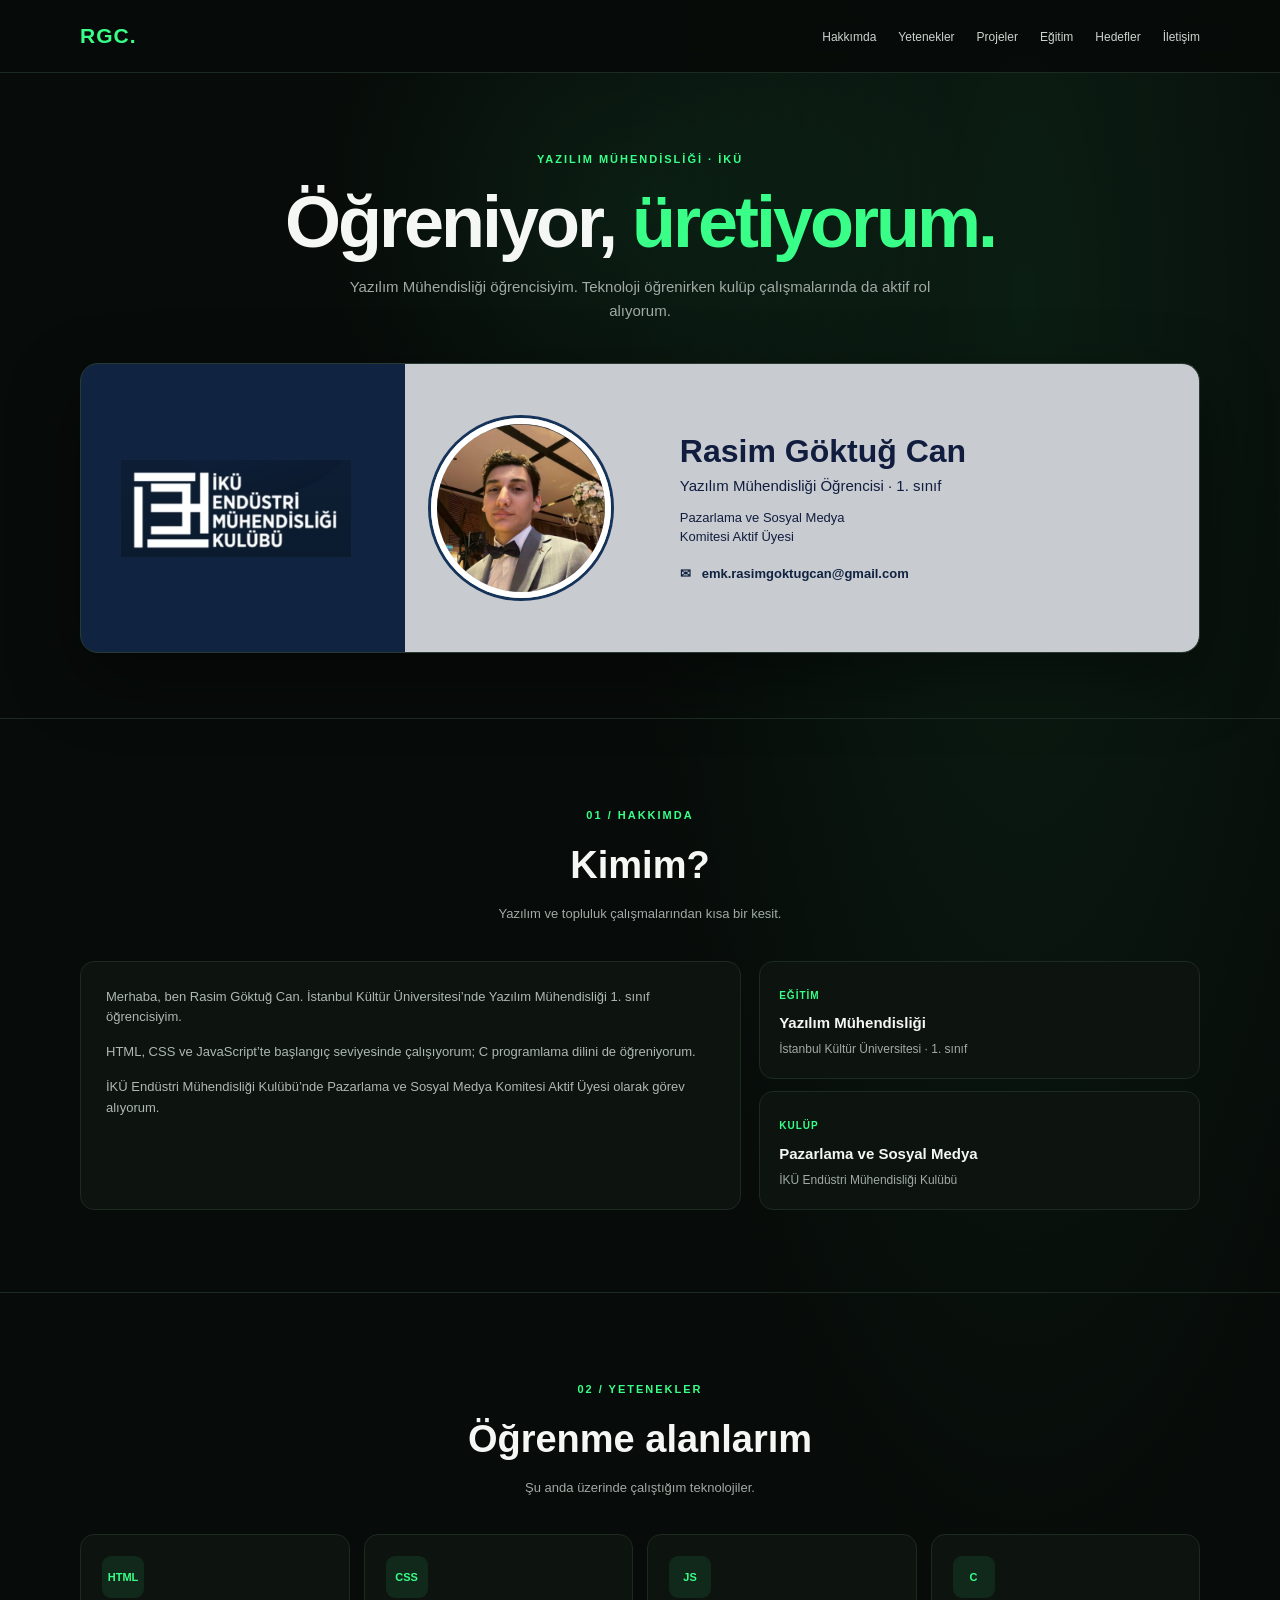
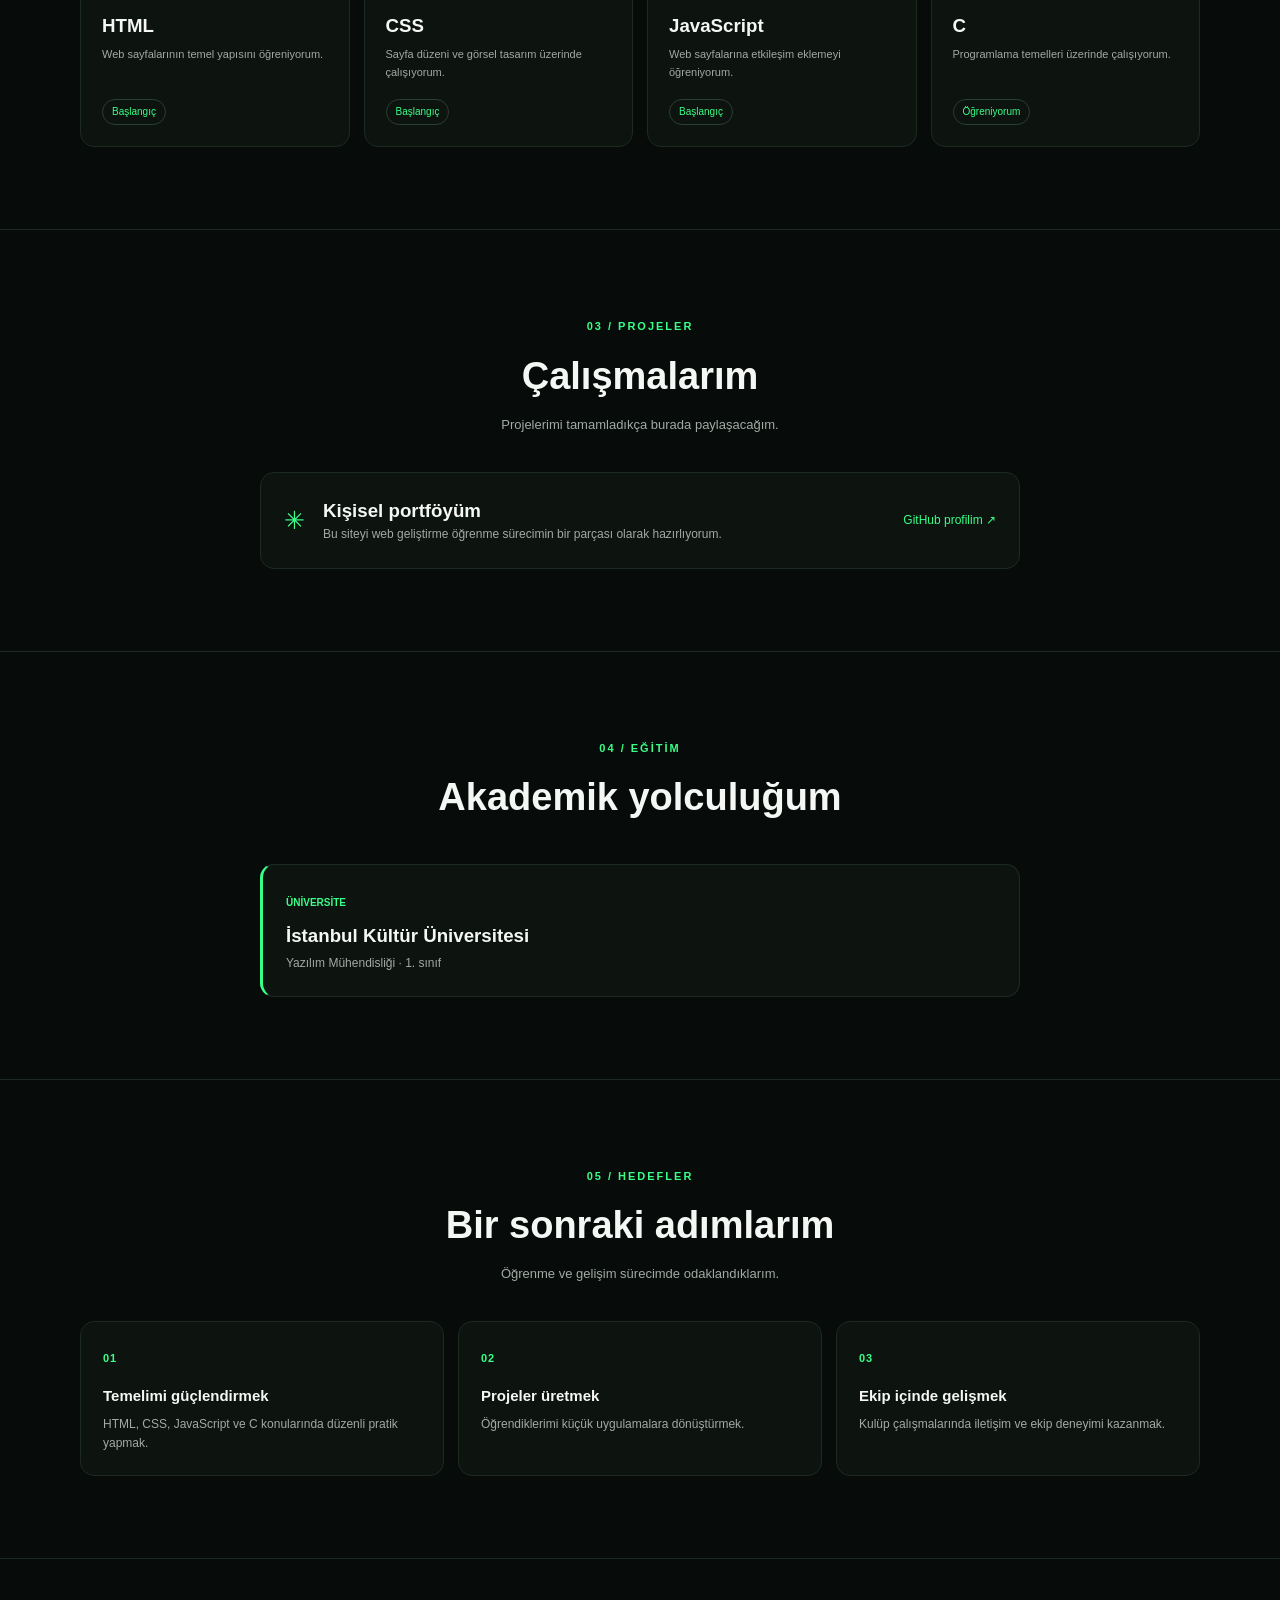
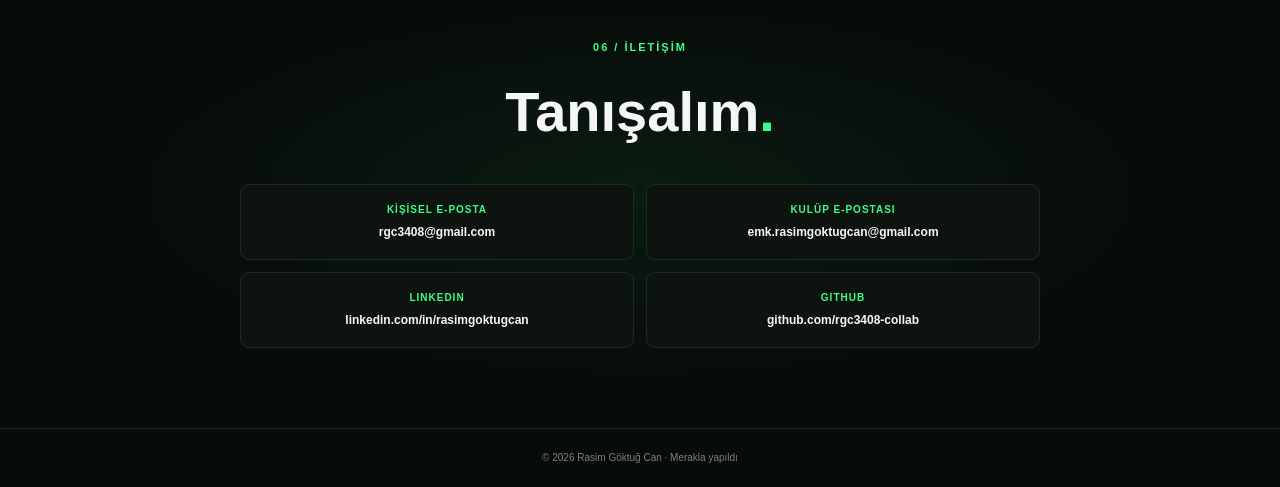
<file: index.html>
<!DOCTYPE html>
<html lang="tr">
<head>
  <meta charset="UTF-8">
  <meta name="viewport" content="width=device-width, initial-scale=1">
  <meta name="description" content="Rasim Göktuğ Can'ın kişisel portföyü">
  <title>Rasim Göktuğ Can | Portföy</title>

  <style>
    :root {
      --bg: #070b09;
      --panel: #0d130f;
      --green: #39ff88;
      --text: #f5f7f5;
      --muted: #a1aaa4;
      --line: #1d2a22;
    }

    * {
      box-sizing: border-box;
      margin: 0;
      padding: 0;
    }

    html {
      scroll-behavior: smooth;
      scroll-padding-top: 85px;
    }

    body {
      background:
        radial-gradient(ellipse at 80% 8%, #39ff8814, transparent 28%),
        var(--bg);
      color: var(--text);
      font-family: Arial, Helvetica, sans-serif;
      line-height: 1.6;
    }

    a {
      color: inherit;
      text-decoration: none;
    }

    .container {
      width: min(1120px, 90%);
      margin-inline: auto;
    }

    /* Üst menü */
    .navbar {
      position: sticky;
      top: 0;
      z-index: 10;
      border-bottom: 1px solid var(--line);
      background: #070b09ed;
      backdrop-filter: blur(12px);
    }

    .nav-inner {
      width: min(1120px, 90%);
      min-height: 72px;
      margin: auto;
      display: flex;
      align-items: center;
      justify-content: space-between;
      gap: 24px;
    }

    .logo {
      color: var(--green);
      font-size: 21px;
      font-weight: 800;
      letter-spacing: 1px;
    }

    .nav-links {
      display: flex;
      align-items: center;
      gap: 22px;
      list-style: none;
    }

    .nav-links a {
      color: #cbd3ce;
      font-size: 12px;
      transition: color 0.2s;
    }

    .nav-links a:hover,
    .nav-links a:focus-visible {
      color: var(--green);
    }

    .menu-toggle {
      display: none;
      padding: 7px 10px;
      border: 1px solid var(--line);
      border-radius: 6px;
      background: transparent;
      color: var(--text);
      font-size: 20px;
      cursor: pointer;
    }

    /* Giriş alanı */
    .hero {
      padding: 78px 0 65px;
      background: radial-gradient(circle at 50% 20%, #39ff8814, transparent 40%);
    }

    .hero-intro {
      max-width: 760px;
      margin: 0 auto 40px;
      text-align: center;
    }

    .eyebrow,
    .section-label {
      color: var(--green);
      font-size: 11px;
      font-weight: bold;
      letter-spacing: 2px;
    }

    .hero h1 {
      margin: 16px 0;
      font-size: clamp(42px, 7vw, 72px);
      line-height: 1.04;
      letter-spacing: -3px;
    }

    .hero h1 span {
      color: var(--green);
    }

    .hero-intro > p:last-child {
      max-width: 610px;
      margin: auto;
      color: var(--muted);
      font-size: 15px;
    }

    /* Kulüp kartı */
    .identity-card {
      min-height: 290px;
      display: grid;
      grid-template-columns: 0.8fr 0.85fr 1.55fr;
      align-items: center;
      gap: 24px;
      padding: 28px;
      overflow: hidden;
      border: 1px solid #293b31;
      border-radius: 18px;
      background: linear-gradient(90deg, #102341 0 29%, #c8cbd0 29% 100%);
      color: #101d3e;
      box-shadow: 0 25px 70px #0006;
    }

    .club-brand {
      display: flex;
      justify-content: center;
      align-items: center;
    }

    .club-logo {
      display: block;
      width: 100%;
      max-width: 230px;
      height: auto;
    }

    .identity-photo {
      width: 180px;
      height: 180px;
      justify-self: center;
      overflow: hidden;
      border: 6px solid white;
      border-radius: 50%;
      box-shadow: 0 0 0 3px #16345a;
    }

    .identity-photo img {
      width: 100%;
      height: 100%;
      display: block;
      object-fit: cover;
    }

    .identity-info h2 {
      margin-bottom: 4px;
      font-size: clamp(21px, 3vw, 32px);
      line-height: 1.2;
    }

    .identity-info p {
      margin: 5px 0;
      line-height: 1.5;
    }

    .identity-info .field {
      font-size: 15px;
    }

    .identity-info .club-role {
      margin-top: 10px;
      font-size: 13px;
    }

    .identity-info .club-email {
      display: inline-block;
      margin-top: 12px;
      color: #102341;
      font-size: 13px;
      font-weight: bold;
      overflow-wrap: anywhere;
    }

    /* Genel bölüm başlıkları */
    .content-section {
      padding: 82px 0;
      border-top: 1px solid var(--line);
    }

    .section-heading {
      margin-bottom: 36px;
      text-align: center;
    }

    .section-heading h2 {
      margin: 8px 0;
      font-size: clamp(29px, 4vw, 38px);
    }

    .section-heading p {
      color: var(--muted);
      font-size: 13px;
    }

    /* Hakkımda */
    .about-grid {
      display: grid;
      grid-template-columns: 1.2fr 0.8fr;
      gap: 18px;
    }

    .about-box,
    .info-card,
    .skill-card,
    .project-card,
    .goal-card,
    .education-card {
      border: 1px solid var(--line);
      border-radius: 14px;
      background: var(--panel);
    }

    .about-box {
      padding: 25px;
    }

    .about-box p {
      margin-bottom: 14px;
      color: #aeb8b1;
      font-size: 13px;
    }

    .about-box p:last-child {
      margin-bottom: 0;
    }

    .about-side {
      display: flex;
      flex-direction: column;
      gap: 12px;
    }

    .info-card {
      padding: 19px;
    }

    .info-card span {
      color: var(--green);
      font-size: 10px;
      font-weight: bold;
      letter-spacing: 1px;
    }

    .info-card h3 {
      margin: 5px 0;
      font-size: 15px;
    }

    .info-card p {
      color: var(--muted);
      font-size: 12px;
    }

    /* Beceriler */
    .skills-grid {
      display: grid;
      grid-template-columns: repeat(4, 1fr);
      gap: 14px;
    }

    .skill-card {
      padding: 21px;
      transition: transform 0.2s, border-color 0.2s;
    }

    .skill-card:hover,
    .project-card:hover,
    .goal-card:hover {
      transform: translateY(-4px);
      border-color: var(--green);
    }

    .skill-icon {
      width: 42px;
      height: 42px;
      margin-bottom: 13px;
      display: grid;
      place-items: center;
      border-radius: 9px;
      background: #39ff8818;
      color: var(--green);
      font-size: 11px;
      font-weight: bold;
    }

    .skill-card p {
      min-height: 40px;
      margin-top: 5px;
      color: var(--muted);
      font-size: 11px;
    }

    .skill-status {
      display: inline-block;
      margin-top: 13px;
      padding: 4px 9px;
      border: 1px solid #284033;
      border-radius: 20px;
      color: var(--green);
      font-size: 10px;
    }

    /* Projeler */
    .project-card {
      max-width: 760px;
      margin: auto;
      padding: 23px;
      display: flex;
      align-items: center;
      gap: 18px;
      transition: transform 0.2s, border-color 0.2s;
    }

    .project-symbol {
      color: var(--green);
      font-size: 25px;
    }

    .project-card p {
      color: var(--muted);
      font-size: 12px;
    }

    .project-card a {
      flex-shrink: 0;
      margin-left: auto;
      color: var(--green);
      font-size: 12px;
    }

    /* Hedefler */
    .goals-grid {
      display: grid;
      grid-template-columns: repeat(3, 1fr);
      gap: 14px;
    }

    .goal-card {
      padding: 22px;
      transition: transform 0.2s, border-color 0.2s;
    }

    .goal-number {
      color: var(--green);
      font-size: 11px;
      font-weight: bold;
      letter-spacing: 1px;
    }

    .goal-card h3 {
      margin: 14px 0 7px;
      font-size: 15px;
    }

    .goal-card p {
      color: var(--muted);
      font-size: 12px;
    }

    /* Eğitim */
    .education-card {
      max-width: 760px;
      margin: auto;
      padding: 23px;
      border-left: 3px solid var(--green);
    }

    .education-card span {
      color: var(--green);
      font-size: 10px;
      font-weight: bold;
    }

    .education-card h3 {
      margin: 7px 0 3px;
    }

    .education-card p {
      color: var(--muted);
      font-size: 12px;
    }

    /* İletişim */
    .contact {
      padding: 80px 20px;
      text-align: center;
      border-top: 1px solid var(--line);
      background: radial-gradient(ellipse at center, #39ff8812, transparent 60%);
    }

    .contact h2 {
      margin: 10px 0 22px;
      font-size: clamp(36px, 6vw, 56px);
    }

    .button {
      display: inline-block;
      padding: 11px 17px;
      border: 1px solid var(--green);
      border-radius: 7px;
      color: var(--green);
      font-size: 12px;
      font-weight: bold;
      transition: 0.2s;
    }

    .button.primary {
      background: var(--green);
      color: #061009;
    }

    .button:hover {
      transform: translateY(-3px);
      box-shadow: 0 10px 28px #39ff8830;
    }

    .contact-grid {
      max-width: 800px;
      margin: 28px auto 0;
      display: grid;
      grid-template-columns: repeat(2, 1fr);
      gap: 12px;
    }

    .contact-card {
      padding: 17px;
      display: flex;
      flex-direction: column;
      gap: 5px;
      border: 1px solid var(--line);
      border-radius: 9px;
      background: #0d130f;
      transition: border-color 0.2s, transform 0.2s;
    }

    .contact-card:hover {
      transform: translateY(-3px);
      border-color: var(--green);
    }

    .contact-card span {
      color: var(--green);
      font-size: 10px;
      font-weight: bold;
      letter-spacing: 1px;
    }

    .contact-card strong {
      font-size: 12px;
      overflow-wrap: anywhere;
    }

    footer {
      padding: 21px;
      border-top: 1px solid var(--line);
      color: #778179;
      font-size: 10px;
      text-align: center;
    }

    /* Mobil menü ve küçük ekran düzeni */
    @media (max-width: 800px) {
      .nav-inner {
        min-height: 64px;
      }

      .menu-toggle {
        display: block;
      }

      .nav-links {
        position: absolute;
        top: 64px;
        right: 5%;
        left: 5%;
        display: none;
        padding: 18px;
        flex-direction: column;
        gap: 15px;
        border: 1px solid var(--line);
        border-radius: 10px;
        background: #0d130f;
      }

      .nav-links.open {
        display: flex;
      }

      .hero {
        padding-top: 60px;
      }

      .identity-card {
        grid-template-columns: 1fr;
        justify-items: center;
        gap: 15px;
        padding: 24px 18px;
        text-align: center;
        background: linear-gradient(180deg, #102341 0 22%, #c8cbd0 22% 100%);
      }

      .club-logo {
        max-width: 190px;
      }

      .identity-photo {
        width: 155px;
        height: 155px;
      }

      .about-grid {
        grid-template-columns: 1fr;
      }

      .skills-grid {
        grid-template-columns: repeat(2, 1fr);
      }

      .goals-grid {
        grid-template-columns: 1fr;
      }
    }

    @media (max-width: 480px) {
      .hero h1 {
        font-size: 44px;
      }

      .skills-grid,
      .contact-grid {
        grid-template-columns: 1fr;
      }

      .project-card {
        align-items: flex-start;
        flex-wrap: wrap;
      }

      .project-card a {
        margin-left: 43px;
      }

      .content-section {
        padding: 65px 0;
      }
    }
  </style>
</head>

<body>
  <header class="navbar">
    <nav class="nav-inner" aria-label="Ana menü">
      <a class="logo" href="#anasayfa">RGC.</a>

      <button
        class="menu-toggle"
        type="button"
        aria-label="Menüyü aç"
        aria-expanded="false"
      >☰</button>

      <ul class="nav-links">
        <li><a href="#hakkimda">Hakkımda</a></li>
        <li><a href="#yetenekler">Yetenekler</a></li>
        <li><a href="#projeler">Projeler</a></li>
        <li><a href="#egitim">Eğitim</a></li>
        <li><a href="#hedefler">Hedefler</a></li>
        <li><a href="#iletisim">İletişim</a></li>
      </ul>
    </nav>
  </header>

  <main>
    <section class="hero" id="anasayfa">
      <div class="container">
        <div class="hero-intro">
          <p class="eyebrow">YAZILIM MÜHENDİSLİĞİ · İKÜ</p>
          <h1>Öğreniyor, <span>üretiyorum.</span></h1>
          <p>
            Yazılım Mühendisliği öğrencisiyim. Teknoloji öğrenirken
            kulüp çalışmalarında da aktif rol alıyorum.
          </p>
        </div>

        <div class="identity-card">
          <div class="club-brand">
            <img
              class="club-logo"
              src="iku-emk-logo.png"
              alt="İKÜ Endüstri Mühendisliği Kulübü"
            >
          </div>

          <div class="identity-photo">
            <img src="profil.jpg" alt="Rasim Göktuğ Can">
          </div>

          <div class="identity-info">
            <h2>Rasim Göktuğ Can</h2>
            <p class="field">Yazılım Mühendisliği Öğrencisi · 1. sınıf</p>
            <p class="club-role">
              Pazarlama ve Sosyal Medya<br>
              Komitesi Aktif Üyesi
            </p>
            <a
              class="club-email"
              href="https://mail.google.com/mail/?view=cm&amp;fs=1&amp;to=emk.rasimgoktugcan%40gmail.com"
              target="_blank"
              rel="noreferrer"
            >✉ &nbsp; emk.rasimgoktugcan@gmail.com</a>
          </div>
        </div>
      </div>
    </section>

    <section class="content-section" id="hakkimda">
      <div class="container">
        <div class="section-heading">
          <span class="section-label">01 / HAKKIMDA</span>
          <h2>Kimim?</h2>
          <p>Yazılım ve topluluk çalışmalarından kısa bir kesit.</p>
        </div>

        <div class="about-grid">
          <div class="about-box">
            <p>
              Merhaba, ben Rasim Göktuğ Can. İstanbul Kültür Üniversitesi’nde
              Yazılım Mühendisliği 1. sınıf öğrencisiyim.
            </p>
            <p>
              HTML, CSS ve JavaScript’te başlangıç seviyesinde çalışıyorum;
              C programlama dilini de öğreniyorum.
            </p>
            <p>
              İKÜ Endüstri Mühendisliği Kulübü’nde Pazarlama ve Sosyal Medya
              Komitesi Aktif Üyesi olarak görev alıyorum.
            </p>
          </div>

          <div class="about-side">
            <div class="info-card">
              <span>EĞİTİM</span>
              <h3>Yazılım Mühendisliği</h3>
              <p>İstanbul Kültür Üniversitesi · 1. sınıf</p>
            </div>

            <div class="info-card">
              <span>KULÜP</span>
              <h3>Pazarlama ve Sosyal Medya</h3>
              <p>İKÜ Endüstri Mühendisliği Kulübü</p>
            </div>
          </div>
        </div>
      </div>
    </section>

    <section class="content-section" id="yetenekler">
      <div class="container">
        <div class="section-heading">
          <span class="section-label">02 / YETENEKLER</span>
          <h2>Öğrenme alanlarım</h2>
          <p>Şu anda üzerinde çalıştığım teknolojiler.</p>
        </div>

        <div class="skills-grid">
          <article class="skill-card">
            <div class="skill-icon">HTML</div>
            <h3>HTML</h3>
            <p>Web sayfalarının temel yapısını öğreniyorum.</p>
            <span class="skill-status">Başlangıç</span>
          </article>

          <article class="skill-card">
            <div class="skill-icon">CSS</div>
            <h3>CSS</h3>
            <p>Sayfa düzeni ve görsel tasarım üzerinde çalışıyorum.</p>
            <span class="skill-status">Başlangıç</span>
          </article>

          <article class="skill-card">
            <div class="skill-icon">JS</div>
            <h3>JavaScript</h3>
            <p>Web sayfalarına etkileşim eklemeyi öğreniyorum.</p>
            <span class="skill-status">Başlangıç</span>
          </article>

          <article class="skill-card">
            <div class="skill-icon">C</div>
            <h3>C</h3>
            <p>Programlama temelleri üzerinde çalışıyorum.</p>
            <span class="skill-status">Öğreniyorum</span>
          </article>
        </div>
      </div>
    </section>

    <section class="content-section" id="projeler">
      <div class="container">
        <div class="section-heading">
          <span class="section-label">03 / PROJELER</span>
          <h2>Çalışmalarım</h2>
          <p>Projelerimi tamamladıkça burada paylaşacağım.</p>
        </div>

        <article class="project-card">
          <span class="project-symbol">✳</span>
          <div>
            <h3>Kişisel portföyüm</h3>
            <p>
              Bu siteyi web geliştirme öğrenme sürecimin bir parçası olarak
              hazırlıyorum.
            </p>
          </div>
          <a href="https://github.com/rgc3408-collab" target="_blank" rel="noreferrer">
            GitHub profilim ↗
          </a>
        </article>
      </div>
    </section>

    <section class="content-section" id="egitim">
      <div class="container">
        <div class="section-heading">
          <span class="section-label">04 / EĞİTİM</span>
          <h2>Akademik yolculuğum</h2>
        </div>

        <div class="education-card">
          <span>ÜNİVERSİTE</span>
          <h3>İstanbul Kültür Üniversitesi</h3>
          <p>Yazılım Mühendisliği · 1. sınıf</p>
        </div>
      </div>
    </section>

    <section class="content-section" id="hedefler">
      <div class="container">
        <div class="section-heading">
          <span class="section-label">05 / HEDEFLER</span>
          <h2>Bir sonraki adımlarım</h2>
          <p>Öğrenme ve gelişim sürecimde odaklandıklarım.</p>
        </div>

        <div class="goals-grid">
          <article class="goal-card">
            <span class="goal-number">01</span>
            <h3>Temelimi güçlendirmek</h3>
            <p>HTML, CSS, JavaScript ve C konularında düzenli pratik yapmak.</p>
          </article>

          <article class="goal-card">
            <span class="goal-number">02</span>
            <h3>Projeler üretmek</h3>
            <p>Öğrendiklerimi küçük uygulamalara dönüştürmek.</p>
          </article>

          <article class="goal-card">
            <span class="goal-number">03</span>
            <h3>Ekip içinde gelişmek</h3>
            <p>Kulüp çalışmalarında iletişim ve ekip deneyimi kazanmak.</p>
          </article>
        </div>
      </div>
    </section>

    <section class="contact" id="iletisim">
      <p class="section-label">06 / İLETİŞİM</p>
      <h2>Tanışalım<span style="color: var(--green)">.</span></h2>

      <div class="contact-grid">
        <a
          class="contact-card"
          href="https://mail.google.com/mail/?view=cm&amp;fs=1&amp;to=rgc3408%40gmail.com"
          target="_blank"
          rel="noreferrer"
        >
          <span>KİŞİSEL E-POSTA</span>
          <strong>rgc3408@gmail.com</strong>
        </a>

        <a
          class="contact-card"
          href="https://mail.google.com/mail/?view=cm&amp;fs=1&amp;to=emk.rasimgoktugcan%40gmail.com"
          target="_blank"
          rel="noreferrer"
        >
          <span>KULÜP E-POSTASI</span>
          <strong>emk.rasimgoktugcan@gmail.com</strong>
        </a>

        <a
          class="contact-card"
          href="https://www.linkedin.com/in/rasimgoktugcan"
          target="_blank"
          rel="noreferrer"
        >
          <span>LINKEDIN</span>
          <strong>linkedin.com/in/rasimgoktugcan</strong>
        </a>

        <a
          class="contact-card"
          href="https://github.com/rgc3408-collab"
          target="_blank"
          rel="noreferrer"
        >
          <span>GITHUB</span>
          <strong>github.com/rgc3408-collab</strong>
        </a>
      </div>
    </section>
  </main>

  <footer>
    © <span id="year"></span> Rasim Göktuğ Can · Merakla yapıldı
  </footer>

  <script>
    const menuButton = document.querySelector(".menu-toggle");
    const navLinks = document.querySelector(".nav-links");

    menuButton.addEventListener("click", () => {
      const isOpen = navLinks.classList.toggle("open");
      menuButton.setAttribute("aria-expanded", String(isOpen));
      menuButton.textContent = isOpen ? "×" : "☰";
    });

    navLinks.querySelectorAll("a").forEach((link) => {
      link.addEventListener("click", () => {
        navLinks.classList.remove("open");
        menuButton.setAttribute("aria-expanded", "false");
        menuButton.textContent = "☰";
      });
    });

    document.querySelector("#year").textContent = new Date().getFullYear();
  </script>
</body>
</html>
</file>
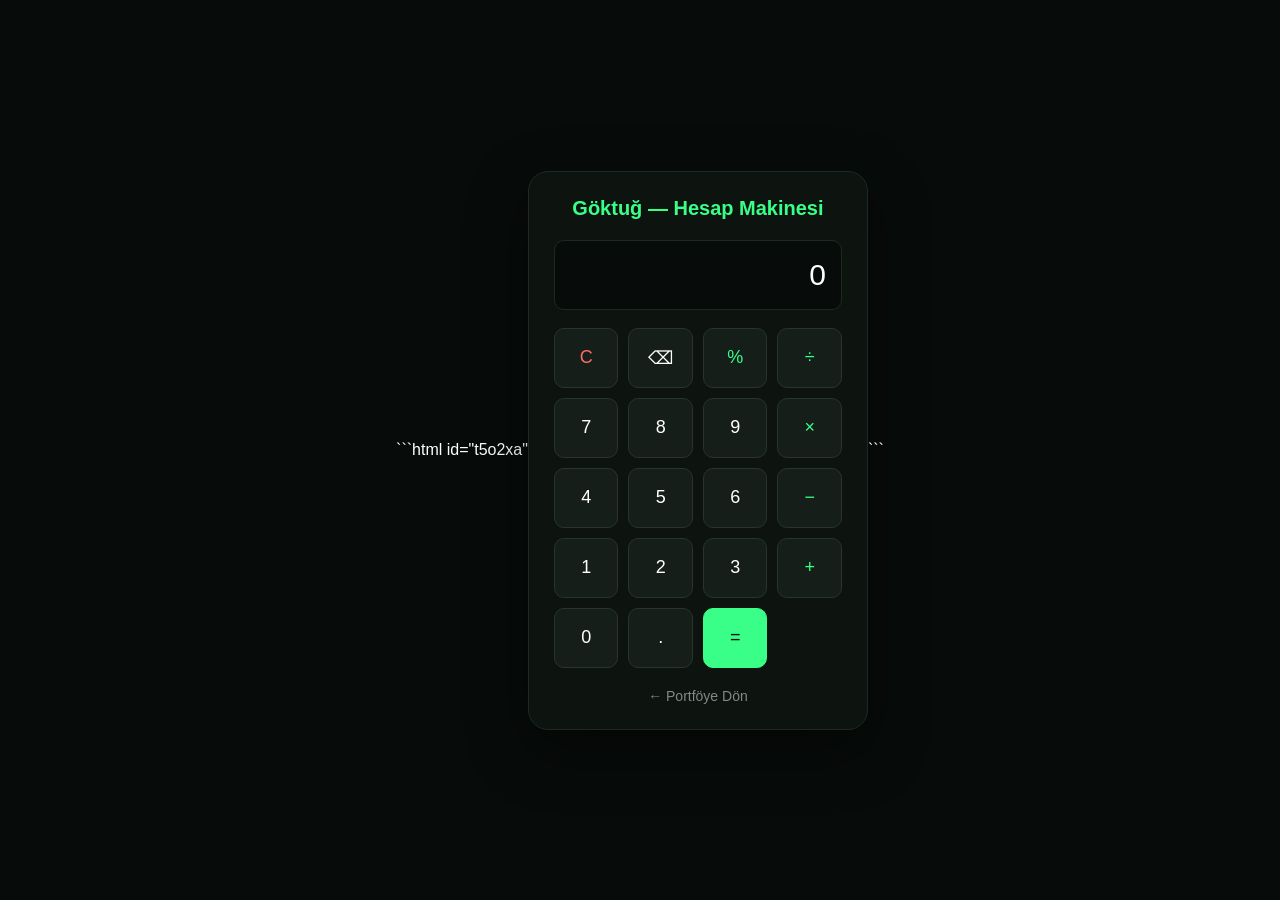
<file: hesapmakinesi.html>
```html id="t5o2xa"
<!DOCTYPE html>
<html lang="tr">

<head>
    <meta charset="UTF-8">
    <meta name="viewport" content="width=device-width, initial-scale=1.0">

    <title>Hesap Makinesi | Göktuğ</title>

    <style>

        * {
            margin: 0;
            padding: 0;
            box-sizing: border-box;
        }

        body {
            min-height: 100vh;

            display: flex;
            align-items: center;
            justify-content: center;

            background: #070b09;

            font-family: Arial, sans-serif;

            color: white;
        }

        .calculator {
            width: 340px;

            padding: 25px;

            background: #0d130f;

            border: 1px solid #1d2a22;

            border-radius: 20px;

            box-shadow: 0 20px 60px rgba(0, 0, 0, 0.4);
        }

        .title {
            text-align: center;

            margin-bottom: 20px;

            color: #39ff88;

            font-size: 20px;

            font-weight: bold;
        }

        #display {
            width: 100%;

            height: 70px;

            margin-bottom: 18px;

            padding: 15px;

            background: #070b09;

            border: 1px solid #1d2a22;

            border-radius: 10px;

            color: white;

            text-align: right;

            font-size: 30px;
        }

        .buttons {
            display: grid;

            grid-template-columns: repeat(4, 1fr);

            gap: 10px;
        }

        button {
            height: 60px;

            border: 1px solid #26362c;

            border-radius: 10px;

            background: #151e18;

            color: white;

            font-size: 18px;

            cursor: pointer;

            transition: 0.2s;
        }

        button:hover {
            border-color: #39ff88;
            color: #39ff88;
        }

        .operator {
            color: #39ff88;
        }

        .clear {
            color: #ff6b6b;
        }

        .equals {
            background: #39ff88;

            color: #061009;

            border-color: #39ff88;
        }

        .equals:hover {
            color: #061009;

            box-shadow: 0 8px 25px rgba(57, 255, 136, 0.2);
        }

        .back {
            margin-top: 20px;

            display: block;

            text-align: center;

            color: #7f8b84;

            text-decoration: none;

            font-size: 14px;
        }

        .back:hover {
            color: #39ff88;
        }

    </style>
</head>


<body>

    <div class="calculator">

        <div class="title">
            Göktuğ — Hesap Makinesi
        </div>


        <input
            type="text"
            id="display"
            value="0"
            readonly
        >


        <div class="buttons">

            <button class="clear" onclick="temizle()">
                C
            </button>

            <button onclick="sil()">
                ⌫
            </button>

            <button class="operator" onclick="sayiEkle('%')">
                %
            </button>

            <button class="operator" onclick="sayiEkle('/')">
                ÷
            </button>


            <button onclick="sayiEkle('7')">
                7
            </button>

            <button onclick="sayiEkle('8')">
                8
            </button>

            <button onclick="sayiEkle('9')">
                9
            </button>

            <button class="operator" onclick="sayiEkle('*')">
                ×
            </button>


            <button onclick="sayiEkle('4')">
                4
            </button>

            <button onclick="sayiEkle('5')">
                5
            </button>

            <button onclick="sayiEkle('6')">
                6
            </button>

            <button class="operator" onclick="sayiEkle('-')">
                −
            </button>


            <button onclick="sayiEkle('1')">
                1
            </button>

            <button onclick="sayiEkle('2')">
                2
            </button>

            <button onclick="sayiEkle('3')">
                3
            </button>

            <button class="operator" onclick="sayiEkle('+')">
                +
            </button>


            <button onclick="sayiEkle('0')">
                0
            </button>

            <button onclick="sayiEkle('.')">
                .
            </button>

            <button class="equals" onclick="hesapla()">
                =
            </button>

        </div>


        <a href="index.html" class="back">
            ← Portföye Dön
        </a>

    </div>


    <script>

        const display =
            document.getElementById("display");


        function sayiEkle(deger) {

            if (display.value === "0") {

                display.value = deger;

            } else {

                display.value += deger;

            }

        }


        function temizle() {

            display.value = "0";

        }


        function sil() {

            if (display.value.length > 1) {

                display.value =
                    display.value.slice(0, -1);

            } else {

                display.value = "0";

            }

        }


        function hesapla() {

            try {

                display.value =
                    Function(
                        "return " + display.value
                    )();

            } catch {

                display.value = "Hata";

            }

        }

    </script>

</body>

</html>
```
</file>
